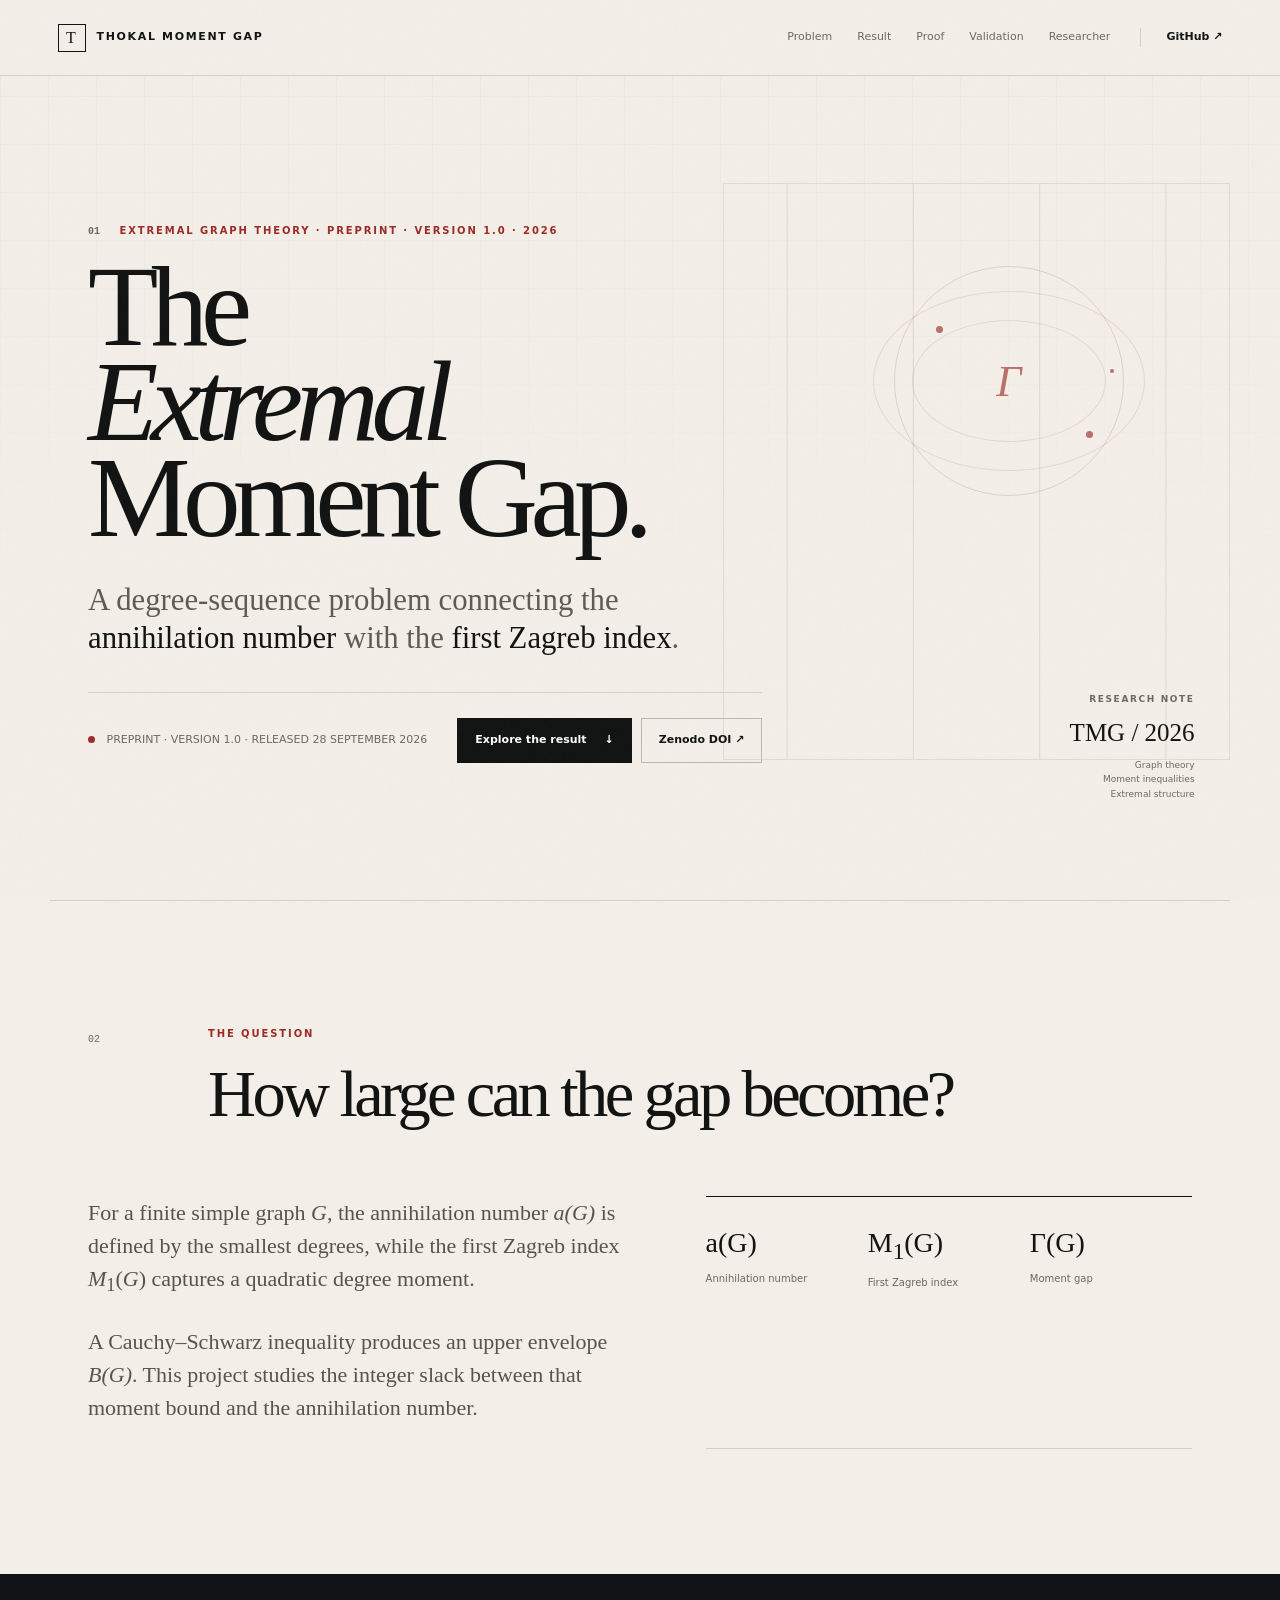
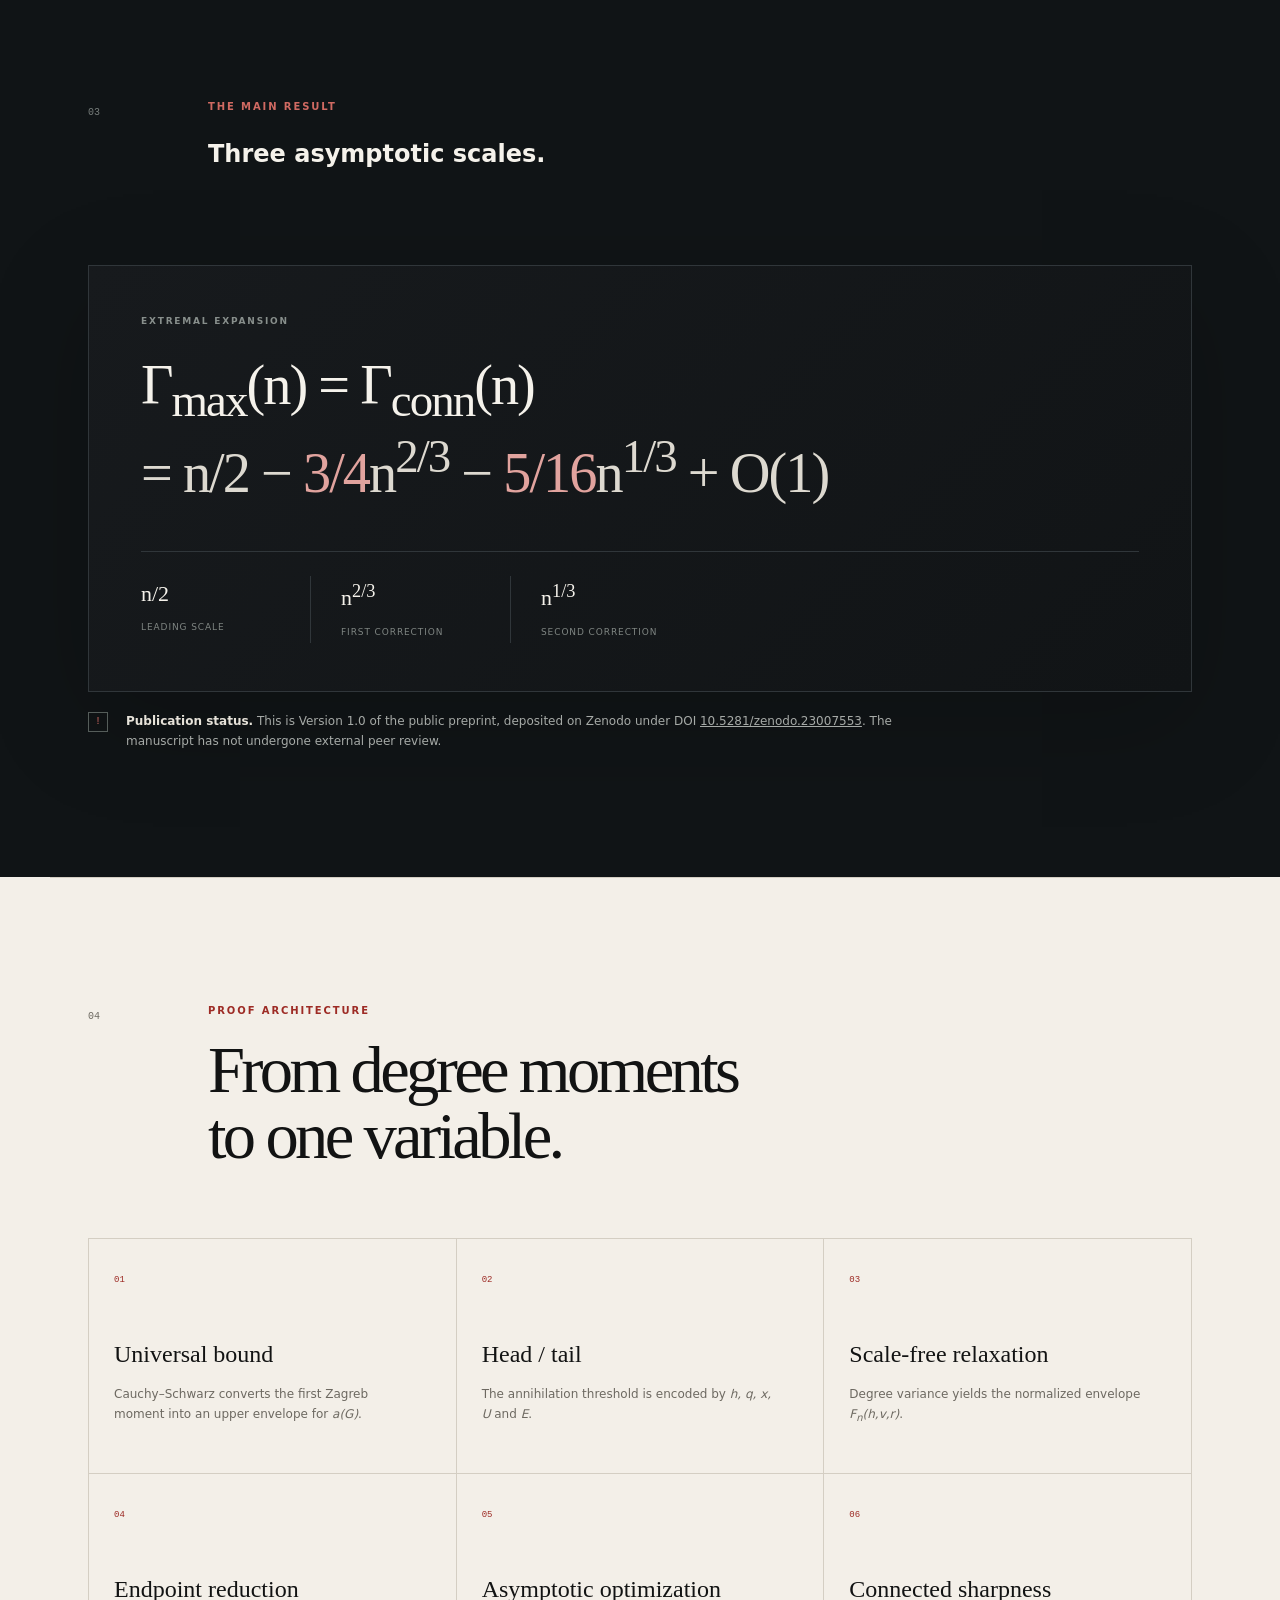
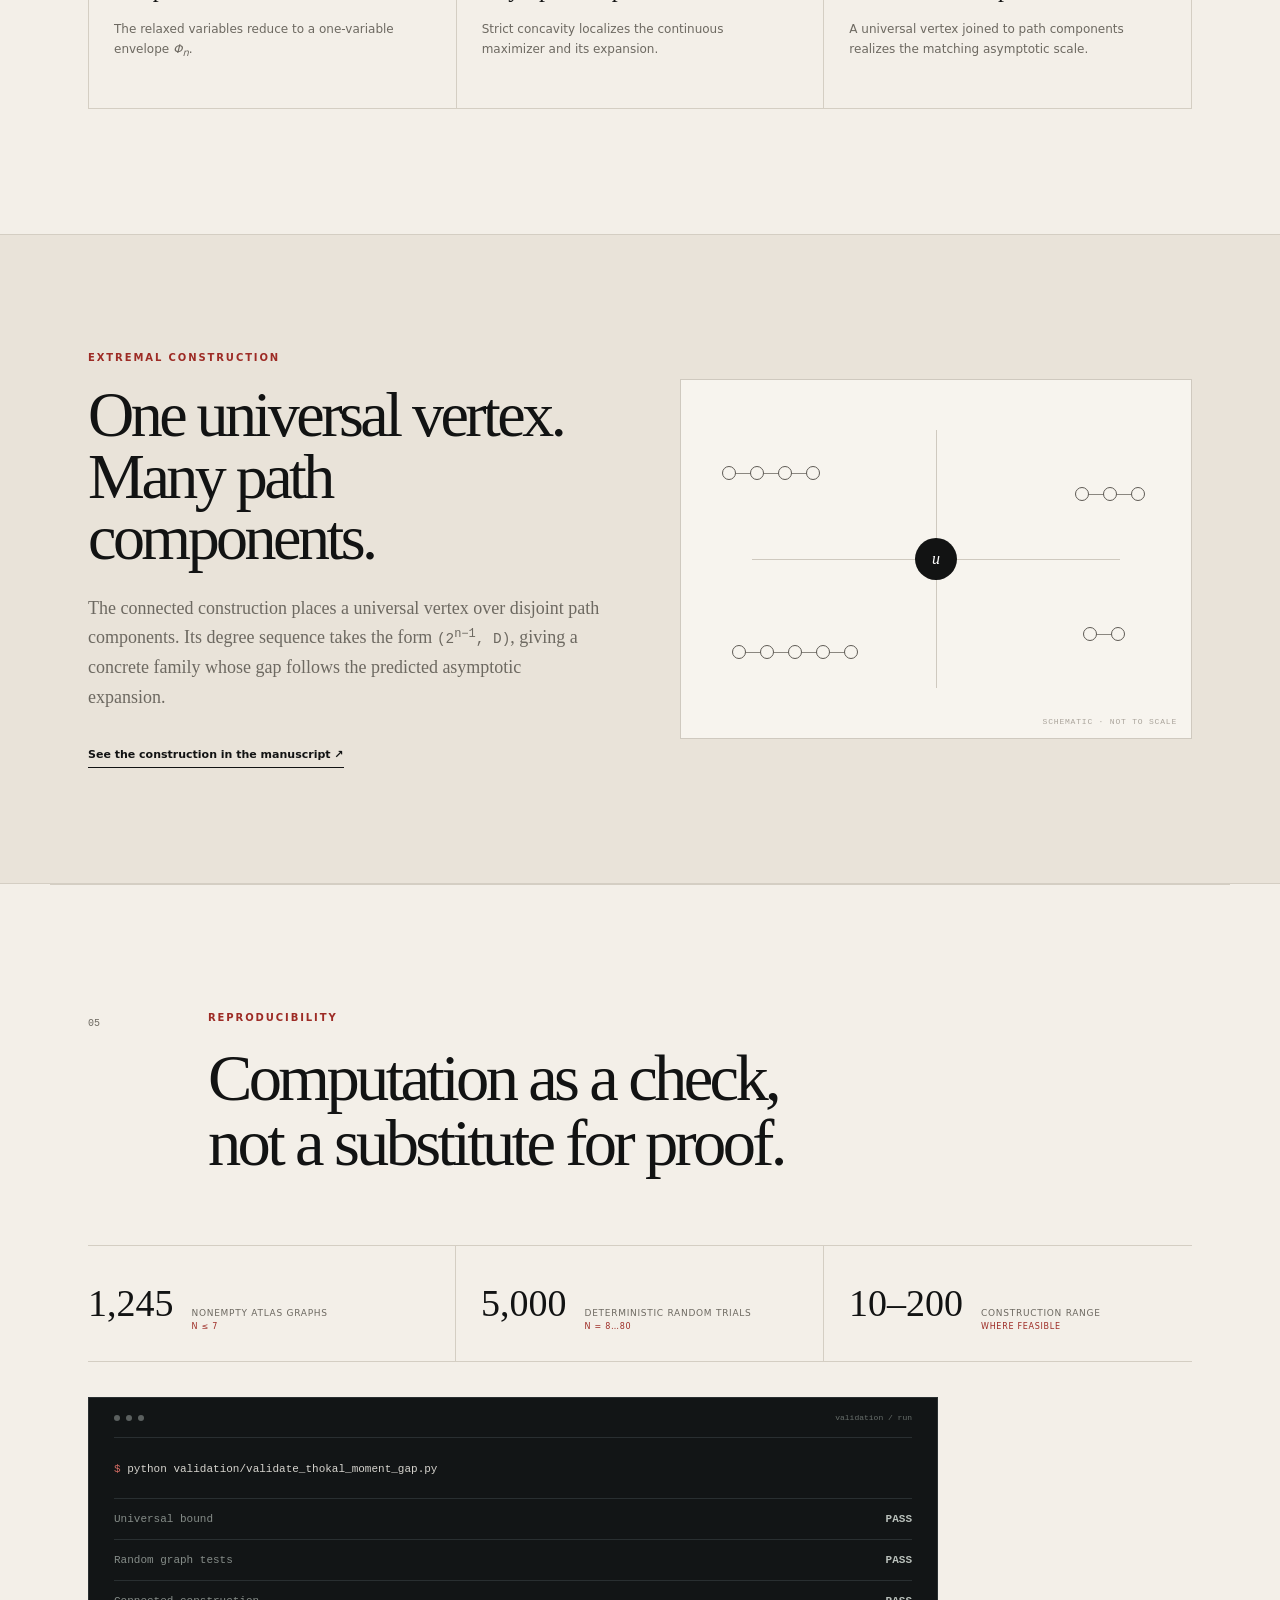
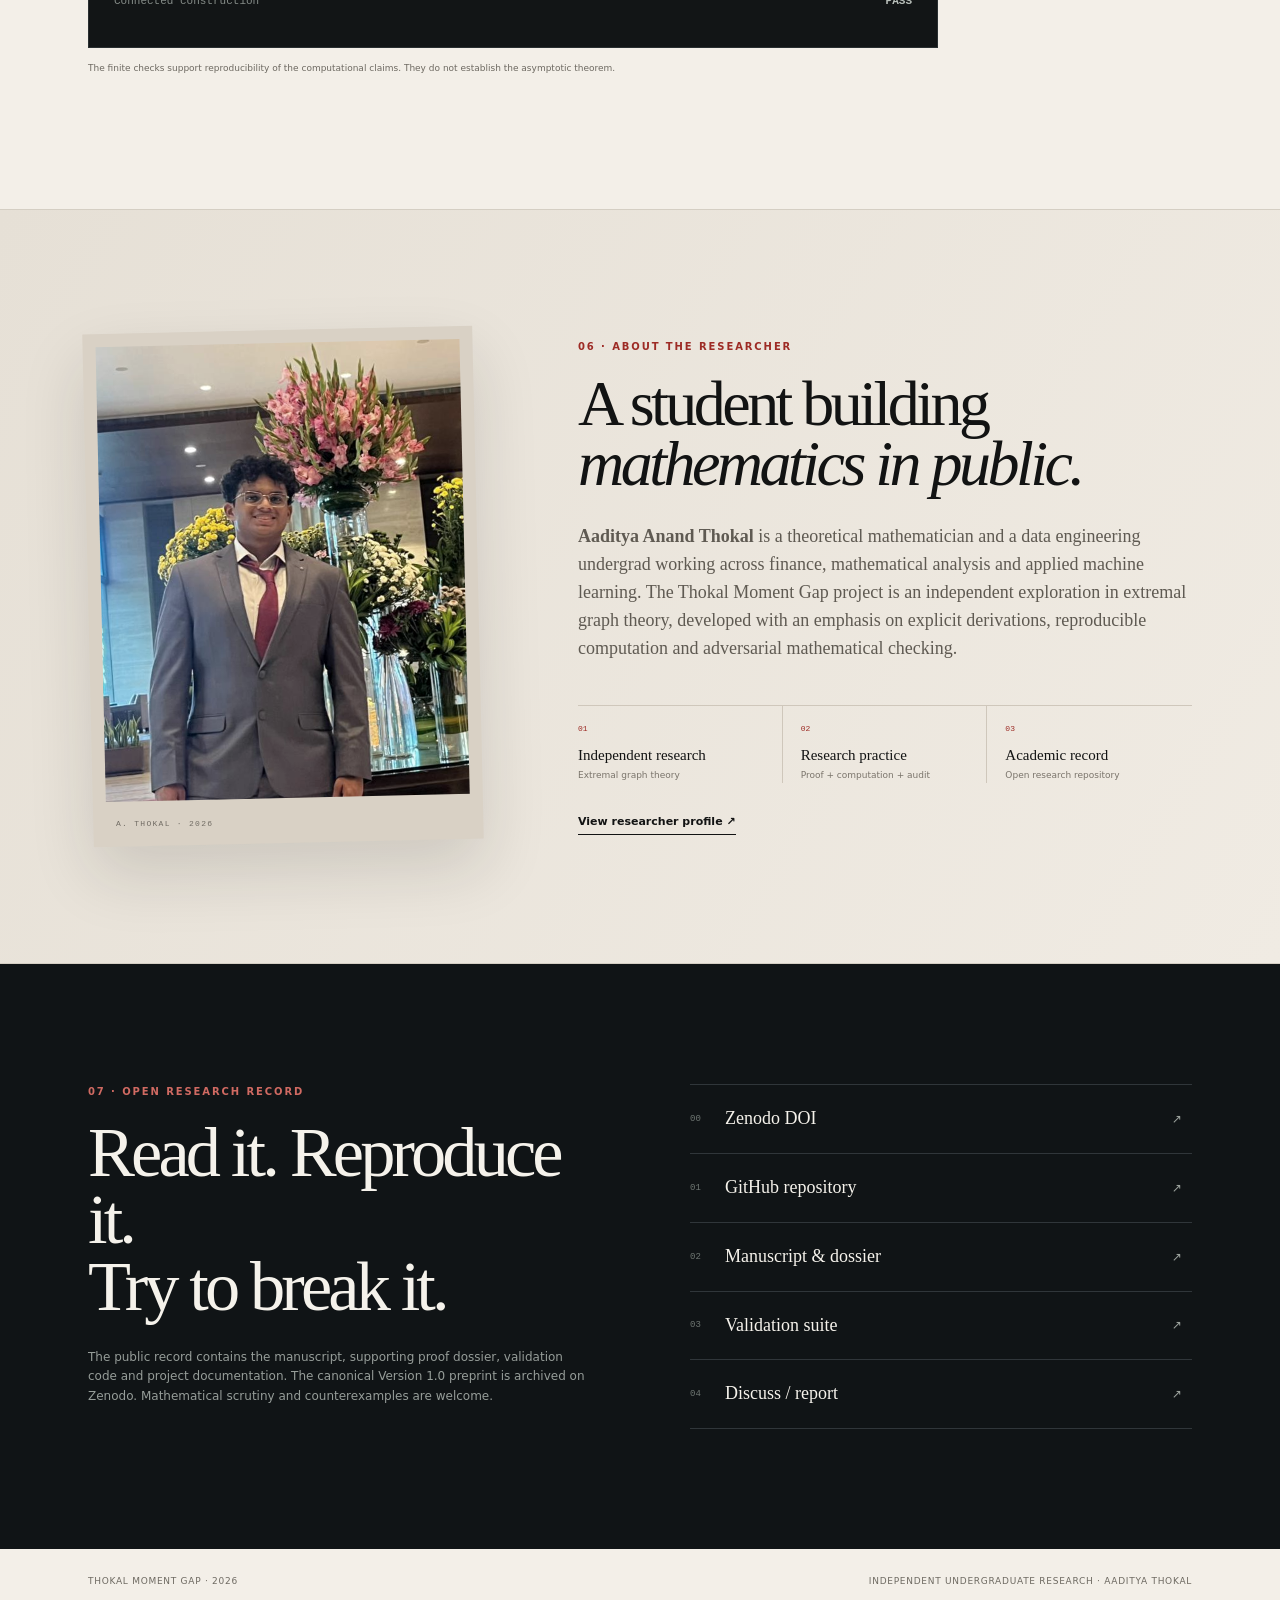
<file: docs/index.html>
<!doctype html>
<html lang="en">
<head>
<meta charset="utf-8">
<meta name="google-site-verification" content="_2UQeMt6pTa-2eMStIiIGMAgFfA-wgiph26Npr4CXUo" />
<meta name="viewport" content="width=device-width, initial-scale=1">
<title>Aaditya Anand Thokal — The Extremal Moment Gap Between the Annihilation Number and the First Zagreb Index</title>
<meta name="description" content="Aaditya Anand Thokal's 2026 preprint on the extremal gap between the annihilation number and the first Zagreb index in finite simple graphs. DOI: 10.5281/zenodo.23007553.">
<meta name="author" content="Aaditya Anand Thokal">
<meta name="robots" content="index, follow, max-image-preview:large">
<link rel="canonical" href="https://aadityat23.github.io/Thokal-Moment-Gap/">
<meta name="theme-color" content="#f3efe8">
<meta property="og:type" content="article">
<meta property="og:title" content="Aaditya Anand Thokal — The Extremal Moment Gap">
<meta property="og:description" content="2026 preprint on the extremal gap between the annihilation number and the first Zagreb index.">
<meta property="og:url" content="https://aadityat23.github.io/Thokal-Moment-Gap/">
<meta property="og:site_name" content="Aaditya Anand Thokal — Thokal Moment Gap">
<meta name="twitter:card" content="summary">
<meta name="twitter:title" content="Aaditya Anand Thokal — The Extremal Moment Gap">
<meta name="twitter:description" content="2026 preprint on the extremal gap between the annihilation number and the first Zagreb index.">
<script type="application/ld+json">
{
  "@context":"https://schema.org",
  "@type":"Article",
  "headline":"The Extremal Moment Gap Between the Annihilation Number and the First Zagreb Index",
  "description":"A 2026 preprint studying the extremal gap between the annihilation number and the first Zagreb index in finite simple graphs.",
  "datePublished":"2026-09-28",
  "dateModified":"2026-09-28",
  "author":{"@type":"Person","name":"Aaditya Anand Thokal","url":"https://github.com/aadityat23"},
  "mainEntityOfPage":{"@type":"WebPage","@id":"https://aadityat23.github.io/Thokal-Moment-Gap/"},
  "sameAs":["https://doi.org/10.5281/zenodo.23007553","https://github.com/aadityat23/Thokal-Moment-Gap"],
  "keywords":["annihilation number","first Zagreb index","extremal graph theory","graph invariants","degree sequences","combinatorics"],
  "isAccessibleForFree":true,
  "genre":"Preprint"
}
</script>
<link rel="stylesheet" href="style.css">
</head>
<body>
<div class="grain" aria-hidden="true"></div>

<header class="nav">
  <a class="brand" href="#top"><span class="brand-mark">T</span><span>THOKAL MOMENT GAP</span></a>
  <nav>
    <a href="#problem">Problem</a><a href="#result">Result</a><a href="#architecture">Proof</a>
    <a href="#validation">Validation</a><a href="#about">Researcher</a>
  </nav>
  <a class="nav-github" href="https://github.com/aadityat23/Thokal-Moment-Gap" target="_blank" rel="noreferrer">GitHub ↗</a>
</header>

<main id="top">
<section class="hero">
  <div class="hero-grid"></div>
  <div class="hero-orbit"><span></span><span></span><span></span><i>Γ</i></div>
  <div class="hero-copy">
    <div class="eyebrow"><span>01</span> EXTREMAL GRAPH THEORY · PREPRINT · VERSION 1.0 · 2026</div>
    <h1>The<br><em>Extremal</em><br>Moment Gap.</h1>
    <p class="subtitle">A degree-sequence problem connecting the <strong>annihilation number</strong> with the <strong>first Zagreb index</strong>.</p>
    <div class="hero-rule"></div>
    <div class="hero-bottom">
      <p class="status"><span class="status-dot"></span> PREPRINT · VERSION 1.0 · RELEASED 28 SEPTEMBER 2026</p>
      <div class="hero-actions">
        <a class="button primary" href="#result">Explore the result <span>↓</span></a>
        <a class="button quiet" href="https://doi.org/10.5281/zenodo.23007553" target="_blank" rel="noreferrer">Zenodo DOI ↗</a>
      </div>
    </div>
  </div>
  <aside class="hero-index"><span>RESEARCH NOTE</span><strong>TMG / 2026</strong><small>Graph theory<br>Moment inequalities<br>Extremal structure</small></aside>
</section>

<section id="problem" class="section problem">
  <div class="section-head"><div class="section-number">02</div><div><p class="eyebrow">THE QUESTION</p><h2>How large can the gap become?</h2></div></div>
  <div class="split">
    <div class="lead">
      <p>For a finite simple graph <em>G</em>, the annihilation number <em>a(G)</em> is defined by the smallest degrees, while the first Zagreb index <em>M</em><sub>1</sub>(<em>G</em>) captures a quadratic degree moment.</p>
      <p>A Cauchy–Schwarz inequality produces an upper envelope <em>B(G)</em>. This project studies the integer slack between that moment bound and the annihilation number.</p>
    </div>
    <div class="definition-card"><div><span>a(G)</span><small>Annihilation number</small></div><div><span>M<sub>1</sub>(G)</span><small>First Zagreb index</small></div><div><span>Γ(G)</span><small>Moment gap</small></div></div>
  </div>
</section>

<section id="result" class="result-section">
  <div class="result-inner">
    <div class="section-head light"><div class="section-number">03</div><div><p class="eyebrow">THE MAIN RESULT</p><h2>Three asymptotic scales.</h2></div></div>
    <div class="theorem-card">
      <p class="theorem-label">EXTREMAL EXPANSION</p>
      <div class="theorem">Γ<sub>max</sub>(n) = Γ<sub>conn</sub>(n)<br><span>= n/2 − <b>3/4</b>n<sup>2/3</sup> − <b>5/16</b>n<sup>1/3</sup> + O(1)</span></div>
      <div class="theorem-meta"><span><b>n/2</b><small>leading scale</small></span><span><b>n<sup>2/3</sup></b><small>first correction</small></span><span><b>n<sup>1/3</sup></b><small>second correction</small></span></div>
    </div>
    <div class="research-note"><span class="note-mark">!</span><p><strong>Publication status.</strong> This is Version 1.0 of the public preprint, deposited on Zenodo under DOI <a href="https://doi.org/10.5281/zenodo.23007553" target="_blank" rel="noreferrer">10.5281/zenodo.23007553</a>. The manuscript has not undergone external peer review.</p></div>
  </div>
</section>

<section id="architecture" class="section architecture">
  <div class="section-head"><div class="section-number">04</div><div><p class="eyebrow">PROOF ARCHITECTURE</p><h2>From degree moments<br>to one variable.</h2></div></div>
  <div class="architecture-grid">
    <article><span>01</span><h3>Universal bound</h3><p>Cauchy–Schwarz converts the first Zagreb moment into an upper envelope for <em>a(G)</em>.</p></article>
    <article><span>02</span><h3>Head / tail</h3><p>The annihilation threshold is encoded by <em>h, q, x, U</em> and <em>E</em>.</p></article>
    <article><span>03</span><h3>Scale-free relaxation</h3><p>Degree variance yields the normalized envelope <em>F<sub>n</sub>(h,v,r)</em>.</p></article>
    <article><span>04</span><h3>Endpoint reduction</h3><p>The relaxed variables reduce to a one-variable envelope <em>Φ<sub>n</sub></em>.</p></article>
    <article><span>05</span><h3>Asymptotic optimization</h3><p>Strict concavity localizes the continuous maximizer and its expansion.</p></article>
    <article><span>06</span><h3>Connected sharpness</h3><p>A universal vertex joined to path components realizes the matching asymptotic scale.</p></article>
  </div>
</section>

<section class="construction">
  <div class="construction-copy"><p class="eyebrow">EXTREMAL CONSTRUCTION</p><h2>One universal vertex.<br>Many path components.</h2><p>The connected construction places a universal vertex over disjoint path components. Its degree sequence takes the form <span class="mono">(2<sup>n−1</sup>, D)</span>, giving a concrete family whose gap follows the predicted asymptotic expansion.</p><a class="text-link" href="https://github.com/aadityat23/Thokal-Moment-Gap/tree/main/paper" target="_blank" rel="noreferrer">See the construction in the manuscript ↗</a></div>
  <div class="diagram" aria-label="Schematic of a universal vertex joined to several path components"><div class="vertex universal">u</div><div class="path p1"><i></i><i></i><i></i><i></i></div><div class="path p2"><i></i><i></i><i></i></div><div class="path p3"><i></i><i></i><i></i><i></i><i></i></div><div class="path p4"><i></i><i></i></div><div class="diagram-caption">schematic · not to scale</div></div>
</section>

<section id="validation" class="section validation">
  <div class="section-head"><div class="section-number">05</div><div><p class="eyebrow">REPRODUCIBILITY</p><h2>Computation as a check,<br>not a substitute for proof.</h2></div></div>
  <div class="metrics"><div><strong>1,245</strong><span>nonempty atlas graphs<br><small>n ≤ 7</small></span></div><div><strong>5,000</strong><span>deterministic random trials<br><small>n = 8…80</small></span></div><div><strong>10–200</strong><span>construction range<br><small>where feasible</small></span></div></div>
  <div class="terminal"><div class="terminal-top"><span></span><span></span><span></span><em>validation / run</em></div><code><b>$</b> python validation/validate_thokal_moment_gap.py</code><div class="terminal-row"><span>Universal bound</span><b>PASS</b></div><div class="terminal-row"><span>Random graph tests</span><b>PASS</b></div><div class="terminal-row"><span>Connected construction</span><b>PASS</b></div></div>
  <p class="small-note">The finite checks support reproducibility of the computational claims. They do not establish the asymptotic theorem.</p>
</section>

<section id="about" class="about">
  <div class="about-inner">
    <div class="about-photo"><div class="photo-frame"><img src="suitpfp.png" alt="Aaditya Thokal"></div><span class="photo-caption">A. THOKAL · 2026</span></div>
    <div class="about-copy">
      <p class="eyebrow">06 · ABOUT THE RESEARCHER</p>
      <h2>A student building<br><em>mathematics in public.</em></h2>
      <p><strong>Aaditya Anand Thokal</strong> is a theoretical mathematician and a data engineering undergrad working across finance, mathematical analysis and applied machine learning. The Thokal Moment Gap project is an independent exploration in extremal graph theory, developed with an emphasis on explicit derivations, reproducible computation and adversarial mathematical checking.</p>
      <div class="about-facts"><div><span>01</span><b>Independent research</b><small>Extremal graph theory</small></div><div><span>02</span><b>Research practice</b><small>Proof + computation + audit</small></div><div><span>03</span><b>Academic record</b><small>Open research repository</small></div></div>
      <a class="text-link light-link" href="https://github.com/aadityat23" target="_blank" rel="noreferrer">View researcher profile ↗</a>
    </div>
  </div>
</section>

<section id="record" class="record">
  <div class="record-inner"><div><p class="eyebrow">07 · OPEN RESEARCH RECORD</p><h2>Read it. Reproduce it.<br>Try to break it.</h2><p>The public record contains the manuscript, supporting proof dossier, validation code and project documentation. The canonical Version 1.0 preprint is archived on Zenodo. Mathematical scrutiny and counterexamples are welcome.</p></div>
  <div class="record-links"><a href="https://doi.org/10.5281/zenodo.23007553" target="_blank" rel="noreferrer"><span>00</span> Zenodo DOI <b>↗</b></a><a href="https://github.com/aadityat23/Thokal-Moment-Gap" target="_blank" rel="noreferrer"><span>01</span> GitHub repository <b>↗</b></a><a href="https://github.com/aadityat23/Thokal-Moment-Gap/tree/main/paper" target="_blank" rel="noreferrer"><span>02</span> Manuscript & dossier <b>↗</b></a><a href="https://github.com/aadityat23/Thokal-Moment-Gap/tree/main/validation" target="_blank" rel="noreferrer"><span>03</span> Validation suite <b>↗</b></a><a href="https://github.com/aadityat23/Thokal-Moment-Gap/issues" target="_blank" rel="noreferrer"><span>04</span> Discuss / report <b>↗</b></a></div></div>
</section>
</main>
<footer><span>THOKAL MOMENT GAP · 2026</span><span>Independent undergraduate research · Aaditya Thokal</span></footer>
</body>
</html>
</file>
<file: docs/style.css>
:root{--paper:#f3efe8;--paper-2:#e9e3d9;--ink:#121313;--muted:#6d6961;--line:#d4cec3;--dark:#101416;--dark-line:#30363a;--dark-muted:#a6aaa7;--accent:#9d2b25;--accent2:#c7655c;--serif:Georgia,"Times New Roman",serif;--sans:Inter,ui-sans-serif,system-ui,-apple-system,BlinkMacSystemFont,"Segoe UI",sans-serif;--mono:"SFMono-Regular",Consolas,"Liberation Mono",monospace;--max:1180px}*{box-sizing:border-box}html{scroll-behavior:smooth}body{margin:0;background:var(--paper);color:var(--ink);font-family:var(--sans);line-height:1.65}body:before{content:"";position:fixed;inset:0;pointer-events:none;opacity:.035;background-image:linear-gradient(rgba(0,0,0,.7) 1px,transparent 1px),linear-gradient(90deg,rgba(0,0,0,.7) 1px,transparent 1px);background-size:48px 48px;mask-image:linear-gradient(to bottom,black,transparent 72%);z-index:-2}.grain{position:fixed;inset:0;pointer-events:none;opacity:.025;z-index:20;background-image:url("data:image/svg+xml,%3Csvg viewBox='0 0 180 180' xmlns='http://www.w3.org/2000/svg'%3E%3Cfilter id='n'%3E%3CfeTurbulence type='fractalNoise' baseFrequency='.9' numOctaves='4' stitchTiles='stitch'/%3E%3C/filter%3E%3Crect width='100%25' height='100%25' filter='url(%23n)' opacity='.7'/%3E%3C/svg%3E")}a{color:inherit}.nav{height:76px;padding:0 4.5vw;display:flex;align-items:center;gap:30px;border-bottom:1px solid var(--line);background:rgba(243,239,232,.9);position:sticky;top:0;z-index:15;backdrop-filter:blur(18px)}.brand{display:flex;align-items:center;gap:11px;text-decoration:none;margin-right:auto;font-size:11px;font-weight:850;letter-spacing:.15em}.brand-mark{width:28px;height:28px;display:grid;place-items:center;border:1px solid var(--ink);font-family:var(--serif);font-size:16px;font-weight:400}.nav nav{display:flex;gap:25px}.nav nav a,.nav-github{font-size:11px;color:var(--muted);text-decoration:none;transition:.2s}.nav nav a:hover,.nav-github:hover{color:var(--ink)}.nav-github{border-left:1px solid var(--line);padding-left:25px;font-weight:750;color:var(--ink)}.hero{min-height:calc(100vh - 76px);max-width:var(--max);margin:0 auto;padding:90px 38px 80px;position:relative;display:flex;align-items:center}.hero-grid{position:absolute;right:0;top:13%;width:43%;height:70%;border:1px solid var(--line);background:linear-gradient(90deg,transparent 49.8%,var(--line) 50%,transparent 50.2%),linear-gradient(transparent 49.8%,var(--line) 50%,transparent 50.2%);background-size:25% 25%;opacity:.62}.hero-copy{position:relative;z-index:2;max-width:910px}.eyebrow{margin:0 0 18px;color:var(--accent);font-size:10px;font-weight:850;letter-spacing:.19em}.eyebrow span{display:inline-block;margin-right:14px;color:var(--muted);font-family:var(--mono);letter-spacing:0}.hero h1{margin:0;font-family:var(--serif);font-weight:400;font-size:clamp(64px,9vw,124px);line-height:.83;letter-spacing:-.065em}.hero h1 em{font-style:italic}.subtitle{max-width:650px;margin:35px 0;font-family:var(--serif);font-size:clamp(22px,2.4vw,31px);line-height:1.25;color:#5f5b54}.subtitle strong{font-weight:500;color:var(--ink)}.hero-rule{height:1px;background:var(--line);max-width:850px}.hero-bottom{display:flex;align-items:center;justify-content:space-between;gap:30px;padding-top:25px;max-width:850px}.status{margin:0;color:var(--muted);font-size:11px}.status-dot{display:inline-block;width:7px;height:7px;border-radius:50%;background:var(--accent);margin-right:8px}.hero-actions{display:flex;gap:9px;white-space:nowrap}.button{display:inline-flex;align-items:center;gap:18px;padding:12px 17px;border:1px solid #bdb7ad;text-decoration:none;font-size:11px;font-weight:800;transition:.2s}.button:hover{transform:translateY(-2px)}.button.primary{background:var(--ink);color:#fff;border-color:var(--ink)}.hero-index{position:absolute;right:3%;bottom:12%;display:flex;flex-direction:column;gap:5px;text-align:right;color:var(--muted)}.hero-index span{font-size:9px;letter-spacing:.18em;font-weight:800}.hero-index strong{font-family:var(--serif);font-size:25px;font-weight:400;color:var(--ink)}.hero-index small{font-size:9px;line-height:1.6}.hero-orbit{position:absolute;right:9%;top:23%;width:230px;height:230px;border:1px solid rgba(157,43,37,.25);border-radius:50%;opacity:.65}.hero-orbit:before,.hero-orbit:after{content:"";position:absolute;border:1px solid rgba(157,43,37,.18);border-radius:50%}.hero-orbit:before{inset:24px -22px}.hero-orbit:after{inset:53px 17px}.hero-orbit i{position:absolute;left:50%;top:50%;transform:translate(-50%,-50%);font:italic 44px var(--serif);color:var(--accent)}.hero-orbit span{position:absolute;width:7px;height:7px;border-radius:50%;background:var(--accent)}.hero-orbit span:nth-child(1){left:18%;top:26%}.hero-orbit span:nth-child(2){right:13%;bottom:25%}.hero-orbit span:nth-child(3){right:4%;top:45%;width:4px;height:4px}.section{max-width:var(--max);margin:0 auto;padding:125px 38px;border-top:1px solid var(--line)}.section-head{display:grid;grid-template-columns:90px 1fr;gap:30px;align-items:start;margin-bottom:70px}.section-number{font-family:var(--mono);font-size:10px;color:var(--muted);padding-top:6px}.section h2{margin:0;font-family:var(--serif);font-weight:400;font-size:clamp(42px,5.2vw,70px);line-height:.98;letter-spacing:-.055em}.split{display:grid;grid-template-columns:1.05fr .95fr;gap:80px}.lead{max-width:650px;font-family:var(--serif);font-size:22px;line-height:1.5;color:#57534d}.lead p{margin:0 0 25px}.definition-card{border-top:1px solid var(--ink);display:grid;grid-template-columns:repeat(3,1fr)}.definition-card div{padding:23px 14px 24px 0;border-bottom:1px solid var(--line)}.definition-card span{display:block;font-family:var(--serif);font-size:28px}.definition-card small{display:block;margin-top:5px;color:var(--muted);font-size:10px}.result-section{background:var(--dark);color:#f5f2eb;padding:125px 0}.result-inner{max-width:var(--max);margin:0 auto;padding:0 38px}.light .section-number{color:#777d7b}.result-section .eyebrow,.record .eyebrow{color:#d06a62}.theorem-card{border:1px solid var(--dark-line);background:linear-gradient(135deg,#171a1d,#111416);padding:48px 52px;margin-bottom:20px;box-shadow:0 30px 100px rgba(0,0,0,.18)}.theorem-label{margin:0 0 24px;font-size:9px;letter-spacing:.2em;color:#888f8c;font-weight:850}.theorem{font-family:var(--serif);font-size:clamp(29px,4.4vw,58px);line-height:1.18;letter-spacing:-.035em}.theorem span{color:#ddd9d0}.theorem b{color:#e1a39e;font-weight:400}.theorem-meta{display:flex;margin-top:45px;border-top:1px solid var(--dark-line);padding-top:24px}.theorem-meta span{min-width:170px;padding-right:30px;border-right:1px solid var(--dark-line);margin-right:30px}.theorem-meta span:last-child{border:0}.theorem-meta b{display:block;font-family:var(--serif);font-size:22px;font-weight:400}.theorem-meta small{color:#7f8582;font-size:9px;text-transform:uppercase;letter-spacing:.1em}.research-note{display:flex;gap:18px;align-items:flex-start;color:var(--dark-muted);font-size:12px;max-width:850px}.research-note p{margin:0}.research-note strong{color:#e6e2d9}.note-mark{width:20px;height:20px;border:1px solid #555d5a;display:grid;place-items:center;color:#d06a62;font-family:var(--mono);font-size:10px;flex:none}.architecture-grid{display:grid;grid-template-columns:repeat(3,1fr);border-top:1px solid var(--line);border-left:1px solid var(--line)}.architecture-grid article{min-height:235px;padding:25px;border-right:1px solid var(--line);border-bottom:1px solid var(--line);transition:.25s}.architecture-grid article:hover{background:var(--paper-2);transform:translateY(-2px)}.architecture-grid article>span{font-family:var(--mono);font-size:9px;color:var(--accent)}.architecture-grid h3{font-family:var(--serif);font-size:24px;font-weight:400;margin:45px 0 10px}.architecture-grid p{margin:0;max-width:300px;color:var(--muted);font-size:12px}.construction{background:var(--paper-2);border-top:1px solid var(--line);border-bottom:1px solid var(--line);padding:115px max(38px,calc((100vw - var(--max))/2 + 38px));display:grid;grid-template-columns:1fr 1fr;gap:80px;align-items:center}.construction h2{margin:0 0 25px;font-family:var(--serif);font-size:clamp(43px,5vw,68px);line-height:.96;font-weight:400;letter-spacing:-.055em}.construction-copy>p:not(.eyebrow){max-width:550px;color:var(--muted);font-family:var(--serif);font-size:18px}.mono{font-family:var(--mono);font-size:.8em}.text-link{display:inline-block;margin-top:16px;font-size:11px;font-weight:800;text-decoration:none;border-bottom:1px solid var(--ink);padding-bottom:3px}.diagram{height:360px;position:relative;border:1px solid #cfc9bf;background:#f7f4ee;overflow:hidden}.diagram:before,.diagram:after{content:"";position:absolute;background:#cfc9bf}.diagram:before{left:14%;right:14%;top:50%;height:1px}.diagram:after{top:14%;bottom:14%;left:50%;width:1px}.vertex{position:absolute;z-index:2;width:42px;height:42px;border-radius:50%;display:grid;place-items:center;font-family:var(--serif);font-style:italic;background:var(--ink);color:#fff;left:calc(50% - 21px);top:calc(50% - 21px)}.path{position:absolute;display:flex;align-items:center;gap:14px}.path:before{content:"";position:absolute;left:7px;right:7px;top:50%;height:1px;background:#8b8780}.path i{position:relative;z-index:1;width:14px;height:14px;border:1px solid #5e5a54;border-radius:50%;background:#f7f4ee}.p1{left:8%;top:24%}.p2{right:9%;top:30%}.p3{left:10%;bottom:22%}.p4{right:13%;bottom:27%}.diagram-caption{position:absolute;right:14px;bottom:12px;color:#aaa49b;font:8px var(--mono);letter-spacing:.1em;text-transform:uppercase}.metrics{display:grid;grid-template-columns:repeat(3,1fr);border-top:1px solid var(--line);border-bottom:1px solid var(--line);margin-bottom:35px}.metrics>div{display:flex;align-items:baseline;gap:18px;padding:26px 20px 26px 0;border-right:1px solid var(--line)}.metrics>div+div{padding-left:25px}.metrics>div:last-child{border:0}.metrics strong{font-family:var(--serif);font-size:38px;font-weight:400}.metrics span{font-size:9px;line-height:1.4;color:var(--muted);text-transform:uppercase;letter-spacing:.08em}.metrics small{font-size:8px;color:var(--accent)}.terminal{max-width:850px;background:#121516;border:1px solid #292f31;color:#d6d4ce;padding:0 25px 25px;font-family:var(--mono);font-size:11px}.terminal-top{height:40px;border-bottom:1px solid #292f31;display:flex;align-items:center;gap:6px;margin-bottom:22px}.terminal-top span{width:6px;height:6px;border-radius:50%;background:#5b605f}.terminal-top em{font-style:normal;color:#686f6c;font-size:8px;margin-left:auto}.terminal code{display:block;margin-bottom:20px}.terminal code b{color:#d06a62;font-weight:400}.terminal-row{display:flex;justify-content:space-between;border-top:1px solid #292f31;padding:11px 0;color:#858c88}.terminal-row b{color:#b9c0bb}.small-note{font-size:9px;color:var(--muted);margin-top:13px}.about{background:linear-gradient(120deg,#e6e0d6,#f0ebe3);border-top:1px solid var(--line);border-bottom:1px solid var(--line);padding:120px 0}.about-inner{max-width:var(--max);margin:0 auto;padding:0 38px;display:grid;grid-template-columns:390px 1fr;gap:100px;align-items:center}.about-photo{position:relative}.photo-frame{background:#d9d1c5;padding:13px 13px 45px;box-shadow:0 28px 65px rgba(30,27,23,.14);transform:rotate(-1.3deg)}.photo-frame img{display:block;width:100%;aspect-ratio:4/5;object-fit:cover;object-position:center 18%;filter:saturate(.78) contrast(1.02)}.photo-caption{position:absolute;left:28px;bottom:15px;font:8px var(--mono);letter-spacing:.16em;color:#716c64}.about-copy h2{font-family:var(--serif);font-size:clamp(46px,5vw,72px);line-height:.95;letter-spacing:-.055em;font-weight:400;margin:0 0 28px}.about-copy h2 em{font-style:italic}.about-copy>p:not(.eyebrow){max-width:650px;color:#5f5a52;font-family:var(--serif);font-size:18px;line-height:1.55}.about-facts{display:grid;grid-template-columns:repeat(3,1fr);border-top:1px solid #cfc7bb;margin-top:42px}.about-facts div{padding:18px 14px 0 0;border-right:1px solid #cfc7bb}.about-facts div+div{padding-left:18px}.about-facts div:last-child{border-right:0}.about-facts span{display:block;font:8px var(--mono);color:var(--accent);margin-bottom:14px}.about-facts b{display:block;font:15px var(--serif);font-weight:400}.about-facts small{display:block;color:#7a746b;font-size:9px;margin-top:4px}.light-link{margin-top:30px}.record{background:var(--dark);color:#f5f2eb;padding:120px 0}.record-inner{max-width:var(--max);margin:0 auto;padding:0 38px;display:grid;grid-template-columns:1fr 1fr;gap:100px}.record h2{font-family:var(--serif);font-size:clamp(48px,5.5vw,75px);font-weight:400;line-height:.95;letter-spacing:-.055em;margin:0 0 28px}.record p:not(.eyebrow){max-width:520px;color:#969d99;font-size:12px}.record-links{border-top:1px solid var(--dark-line)}.record-links a{display:grid;grid-template-columns:35px 1fr 20px;align-items:center;padding:19px 0;border-bottom:1px solid var(--dark-line);text-decoration:none;font-family:var(--serif);font-size:18px}.record-links span{font:9px var(--mono);color:#6e7672}.record-links b{font:12px var(--sans);font-weight:400;color:#9ea49f}.record-links a:hover{color:#fff}.record-links a:hover b{color:#d06a62}footer{max-width:var(--max);margin:0 auto;padding:25px 38px 45px;display:flex;justify-content:space-between;gap:20px;color:var(--muted);font-size:9px;letter-spacing:.08em;text-transform:uppercase}@media(max-width:900px){.nav nav{display:none}.nav-github{padding-left:0;border:0}.hero{padding-top:70px}.hero-grid{width:55%;opacity:.35}.hero-index,.hero-orbit{display:none}.split,.construction,.record-inner,.about-inner{grid-template-columns:1fr;gap:55px}.architecture-grid{grid-template-columns:repeat(2,1fr)}.about-inner{max-width:650px}.about-photo{max-width:390px}.about-copy{order:-1}}@media(max-width:650px){.nav{padding:0 20px}.brand span:last-child{display:none}.hero,.section,.result-inner{padding-left:22px;padding-right:22px}.hero{min-height:auto;padding-top:90px;padding-bottom:80px}.hero h1{font-size:65px}.hero-bottom{display:block}.hero-actions{margin-top:22px;flex-wrap:wrap}.hero-grid{display:none}.section-head{grid-template-columns:40px 1fr;gap:15px;margin-bottom:45px}.definition-card{grid-template-columns:1fr}.definition-card div{display:flex;align-items:baseline;gap:15px}.theorem-card{padding:30px 22px}.theorem-meta{display:block}.theorem-meta span{display:block;border-right:0;border-bottom:1px solid var(--dark-line);padding:12px 0;margin:0}.architecture-grid{grid-template-columns:1fr}.construction{padding:80px 22px}.diagram{height:280px}.metrics{display:block}.metrics>div,.metrics>div+div{border-right:0;border-bottom:1px solid var(--line);padding:18px 0}.metrics>div:last-child{border-bottom:0}.about{padding:80px 0}.about-inner{padding:0 22px}.about-photo{max-width:330px;margin:0 auto}.about-copy{order:0}.about-facts{grid-template-columns:1fr}.about-facts div,.about-facts div+div{border-right:0;border-bottom:1px solid #cfc7bb;padding:14px 0}.about-facts div:last-child{border-bottom:0}.record{padding:85px 0}.record-inner{padding:0 22px}footer{padding:25px 22px 40px;display:block}footer span{display:block;margin-bottom:8px}}
</file>
